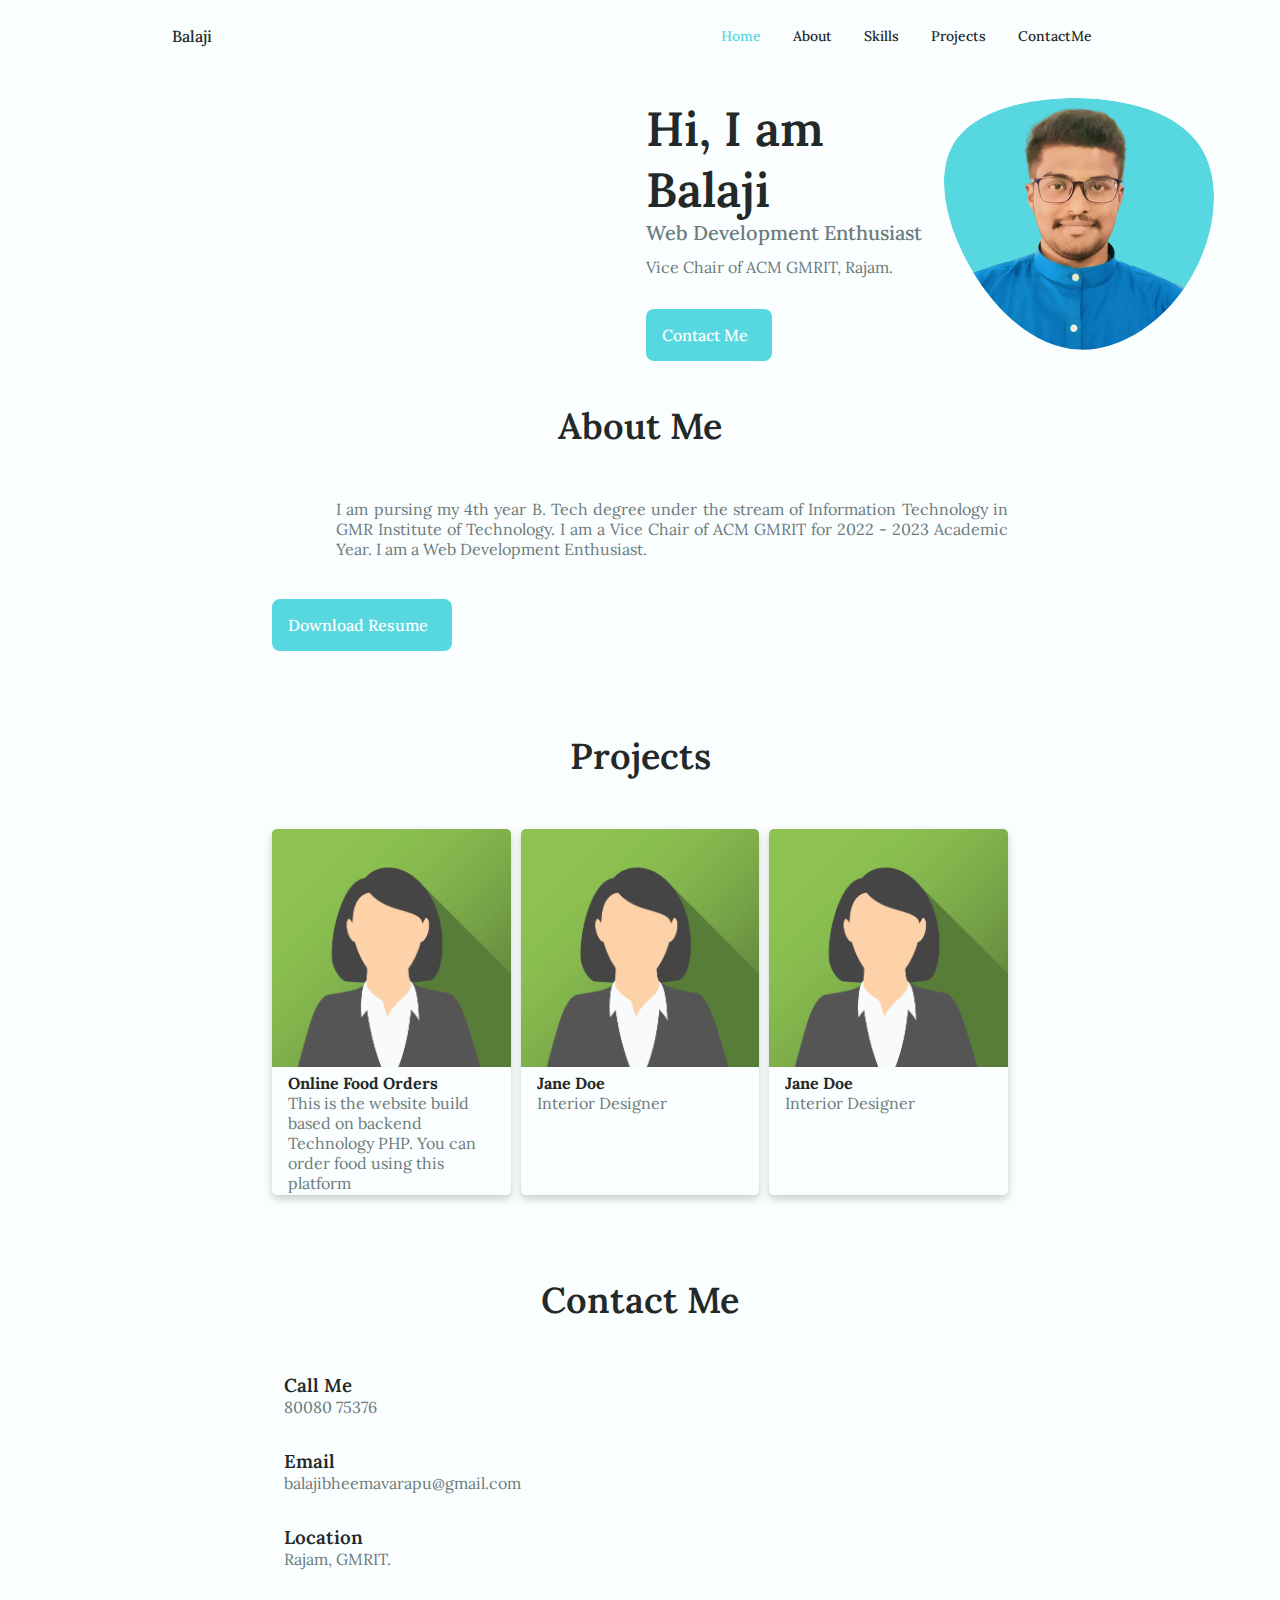
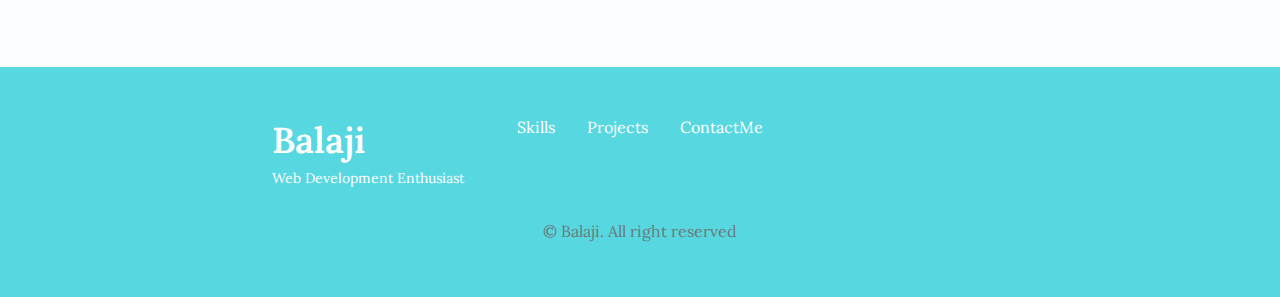
<file: index.html>
<!doctype html>
<html lang="en">
    <head>
        <!-- Required meta tags -->
        <meta charset="utf-8">
        <meta name="viewport" content="width=device-width, initial-scale=1">
        <link href="assets/img/icon.png" rel="icon">

        <!--Uni icons-->
        <link rel="stylesheet" href="https://unicons.iconscout.com/release/v4.0.0/css/line.css">
        <script src="https://unpkg.com/aos@2.3.1/dist/aos.js"></script>
        <!--fonts-->
      <!--Animation URL-->
        <link href="https://unpkg.com/aos@2.3.1/dist/aos.css" rel="stylesheet">
        <script src="https://unpkg.com/aos@2.3.1/dist/aos.js"></script>
        <script>
          AOS.init();
        </script>
      <!--CSS-->
        <linK href="assets/css/style.css" rel="stylesheet">

        
          <title>Balaji-Portfolio</title>
    </head>
    <body>
      <!--Header-->
      <header class="header" id="header">
        <nav class="nav container">
          <a href="#home" class="nav__logo">Balaji</a>

          <div class="nav__menu" id="nav-menu">
            <ul class="nav__list grid">
              <li class="nav_item">
                <a href="#home" class="nav__link active-link">
                  <i class="uil uil-estate nav__icon"></i>Home
                </a>
              </li>
              <li class="nav_item">
                <a href="#about" class="nav__link">
                  <i class="uil uil-user nav__icon"></i>About
                </a>
              </li>
              <li class="nav_item">
                <a href="#skills" class="nav__link">
                  <i class="uil uil-file-alt nav__icon"></i>Skills
                </a>
              </li>
              <li class="nav_item">
                <a href="#projects" class="nav__link">
                  <i class="uil uil-briefcase-alt nav__icon"></i>Projects
                </a>
              </li>
              <li class="nav__item">
                <a href="#contact" class="nav__link">
                  <i class="uil uil-message nav__icon"></i>ContactMe
                </a>
              </li>
            </ul>
            <i class="uil uil-times nav__close" id="nav-close"></i>
          </div>

          <div class="nav__btns">
            <div class="nav__toggles" id="nav-toggle">
              <i class="uil uil-apps"></i>
            </div>
          </div>

        </nav>
      </header>
  

      <main class="main">
        <!--HOME-->
        <section class="home section" id="home">
          <div class="home__container container">
            <div class="home__content grid">
              <div class="home__social">
                <a href="https://www.linkedin.com/in/b-balajis/" class="home__social-icon">
                  <i class="uil uil-linkedin-alt"></i>
                </a>

                <a href="mailto: balajibheemavarapu@gmail.com" class="home__social-icon">
                  <i class="uil uil-envelope-alt"></i>
                </a>
                
                <a href="https://github.com/b-balajis" class="home__social-icon">
                  <i class="uil uil-github-alt"></i>
                </a>
              </div>
              <div class="homepage">
                <div class="home__img">
                  <svg class="home__blob" viewBox="0 0 200 187" xmlns="http://www.w3.org/2000/svg" xmlns:xlink="http://www.w3.org/1999/xlink">
                    <mask id="mask0" mask-type="alpha">
                        <path d="M190.312 36.4879C206.582 62.1187 201.309 102.826 182.328 134.186C163.346 165.547 
                        130.807 187.559 100.226 186.353C69.6454 185.297 41.0228 161.023 21.7403 129.362C2.45775 
                        97.8511 -7.48481 59.1033 6.67581 34.5279C20.9871 10.1032 59.7028 -0.149132 97.9666 
                        0.00163737C136.23 0.303176 174.193 10.857 190.312 36.4879Z"/>
                    </mask>
                    <g mask="url(#mask0)">
                        <path d="M190.312 36.4879C206.582 62.1187 201.309 102.826 182.328 134.186C163.346 
                        165.547 130.807 187.559 100.226 186.353C69.6454 185.297 41.0228 161.023 21.7403 
                        129.362C2.45775 97.8511 -7.48481 59.1033 6.67581 34.5279C20.9871 10.1032 59.7028 
                        -0.149132 97.9666 0.00163737C136.23 0.303176 174.193 10.857 190.312 36.4879Z"/>
                        
                        <image class="home__blob-img" x='18'y='-5' href="assets/img/balajis.png"/>
                    </g>
                  </svg>
                </div>
                <div class="home__data">
                  <h1 class="home__title">Hi, I am Balaji</h1>
                  <h3 class="home__subtitle">Web Development Enthusiast</h3>
                  <p class="home__description">Vice Chair of ACM GMRIT, Rajam.</p>
                  <a href="#contact" class="button button--flex">
                    Contact Me<i class="uil uil-message button__icon"></i>
                  </a>
                </div>
              </div>
              
            </div>
            
        </section>

        <!--ABOUT-->
        <section class="about section" id="about">
          <h3 class="section__title">About Me</h3>
          <div class="about__container container">
            <div class="about__data">
              <p class="about__description">I am pursing my 4th year B. Tech degree under the stream of Information Technology in GMR Institute of Technology. I am a Vice Chair of ACM GMRIT for 2022 - 2023 Academic Year. I am a Web Development Enthusiast.</p>
              <div class="about__info">
                <div class="about__buttons">
                  <a download="" href="/assets/pdf/Balaji Bheemavarapu.pdf" class="button button--flex">
                    Download Resume<i class="uil uil-download-alt button__icon"></i>
                  </a>
                </div>
              </div>
            </div>
          </div>
        </section>
        <section class="about section" id="projects">
          <h3 class="section__title">Projects</h3>
          <div class="about__container container">
            <div class="about__data">
              <div class="about__info">
                <div class="card">
                  <img src="/assets/img/img_avatar2.png" alt="Avatar" style="width:100%">
                  <div class="container">
                    <h4><b>Online Food Orders</b></h4> 
                    <p>This is the website build based on backend Technology PHP. You can order food using this platform</p> 
                  </div>
                </div> &nbsp; &nbsp;
                <div class="card">
                  <img src="/assets/img/img_avatar2.png" alt="Avatar" style="width:100%">
                  <div class="container">
                    <h4><b>Jane Doe</b></h4> 
                    <p>Interior Designer</p> 
                  </div>
                </div> &nbsp; &nbsp;
                <div class="card">
                  <img src="/assets/img/img_avatar2.png" alt="Avatar" style="width:100%">
                  <div class="container">
                    <h4><b>Jane Doe</b></h4> 
                    <p>Interior Designer</p> 
                  </div>
                </div>
              </div>
            </div>
          </div>
        </section>
        <!--CONTACT ME-->
        <section class="contact section" id="contact">
          <h2 class="section__title">Contact Me</h2>
          <div class="contact__container container">
            <div>
              <div class="contact__information">
                <i class="uil uil-phone contact__icon"></i>

                <div>
                  <h3 class="contact__title">Call Me</h3>
                  <span class="contact__subtitle">80080 75376</span>
                </div>
              </div>

              <div class="contact__information">
                <i class="uil uil-envelope contact__icon"></i>

                <div>
                  <h3 class="contact__title">Email</h3>
                  <span class="contact__subtitle">balajibheemavarapu@gmail.com</span>
                </div>
              </div>

              <div class="contact__information">
                <i class="uil uil-map-marker contact__icon"></i>

                <div>
                  <h3 class="contact__title">Location</h3>
                  <span class="contact__subtitle">Rajam, GMRIT.</span>
                </div>
              </div>
            </div>
          </div>
        </section>
      </main>

      <!--FOOTER-->
      <footer class="footer">
        <div class="footer__bg">
          <div class="footer__container container grid">
            <div>
              <h1 class="footer__title">Balaji</h1>
              <span class="footer__subtitle">Web Development Enthusiast</span>
            </div>

            <ul class="footer__links">
              <li>
                <a href="#skills" class="footer__link">Skills</a>
              </li>
              <li>
                <a href="#projects" class="footer__link">Projects</a>
              </li>
              <li>
                <a href="#contact" class="footer__link">ContactMe</a>
              </li>
            </ul>

            <div class="footer__socials">
              <a href="https://www.facebook.com/BBalajis" class="footer__social">
                <i class="uil uil-facebook-f"></i>
              </a>
              <a href="https://www.instagram.com/balaji._.b/" class="footer__social">
                <i class="uil uil-instagram"></i>
              </a>
              <a href="https://twitter.com/b_balajis" class="footer__social">
                <i class="uil uil-twitter-alt"></i>
              </a>
            </div>
          </div>

          <p class="footer__copy">&#169; Balaji. All right reserved</p>
        </div>
      </footer>
      

      <script src=""></script>
      <script src="assets/js/main.js"></script>
    </body>
</html>
</file>
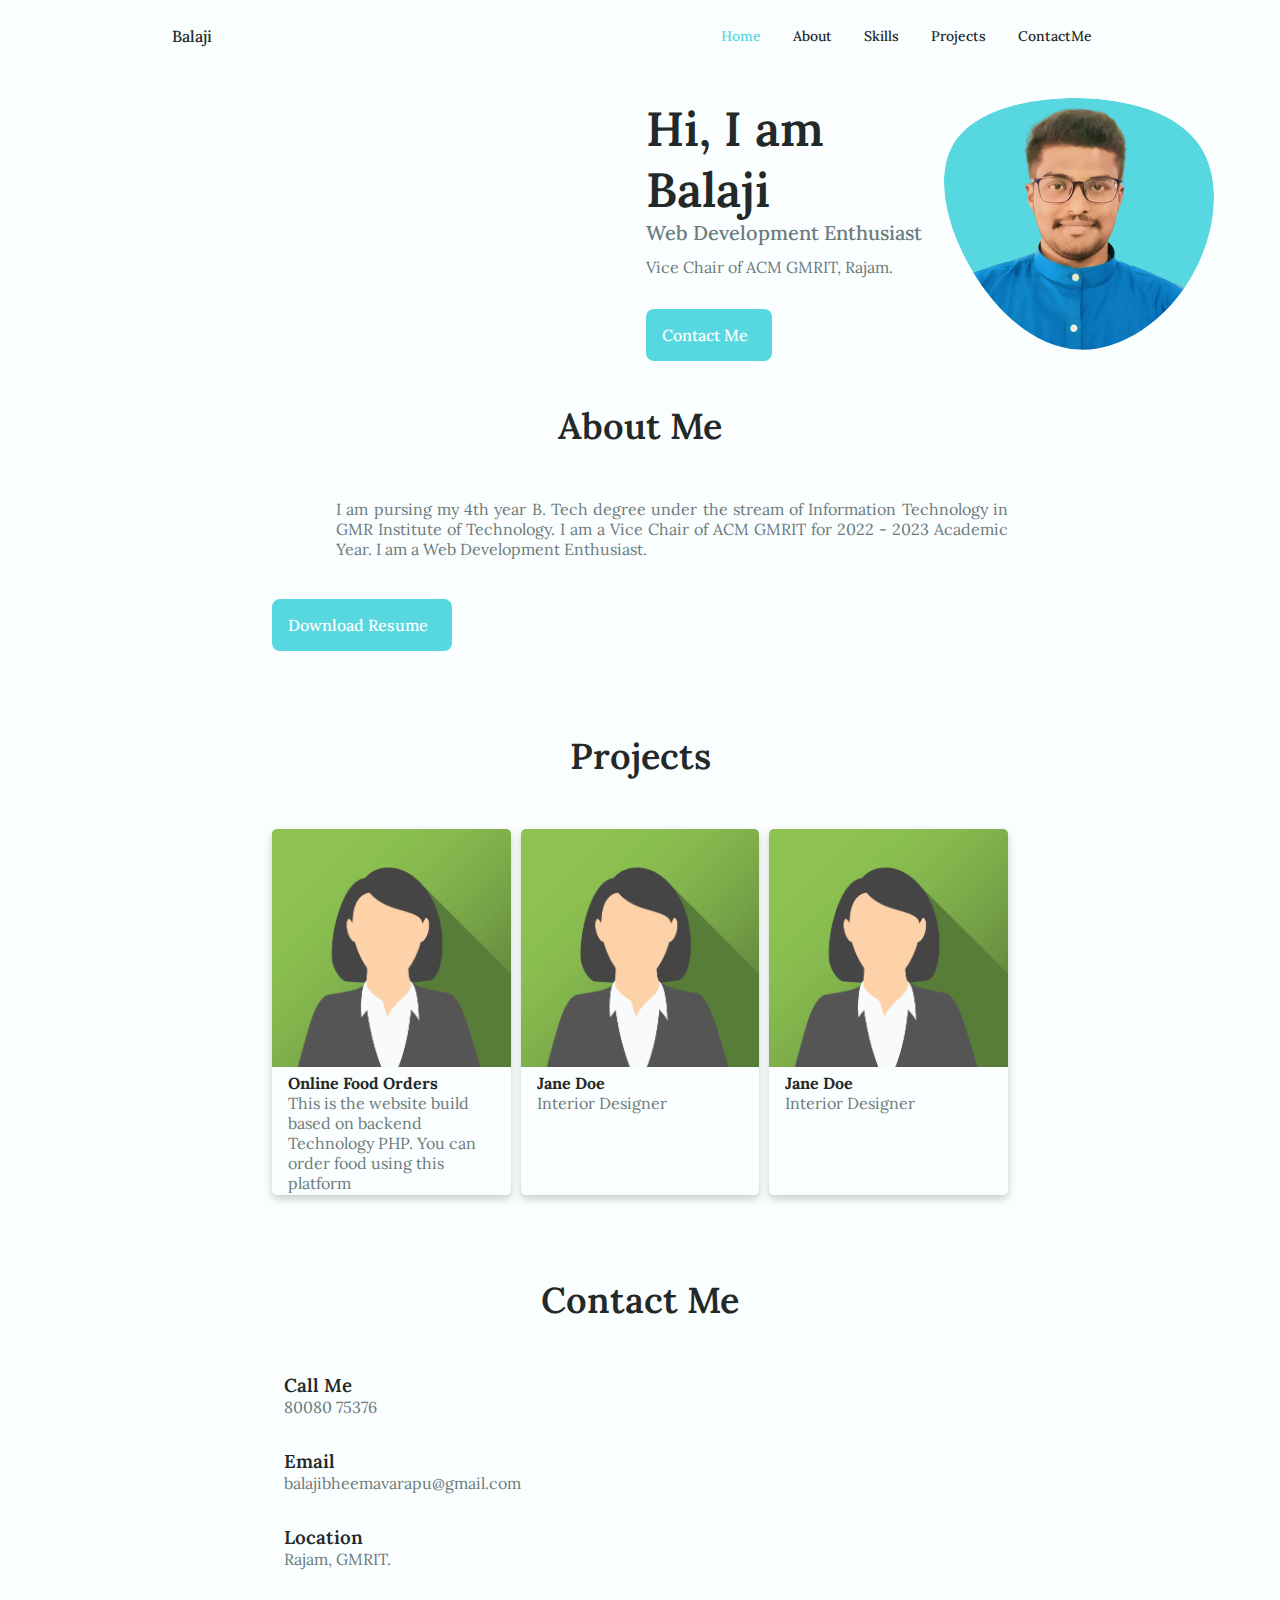
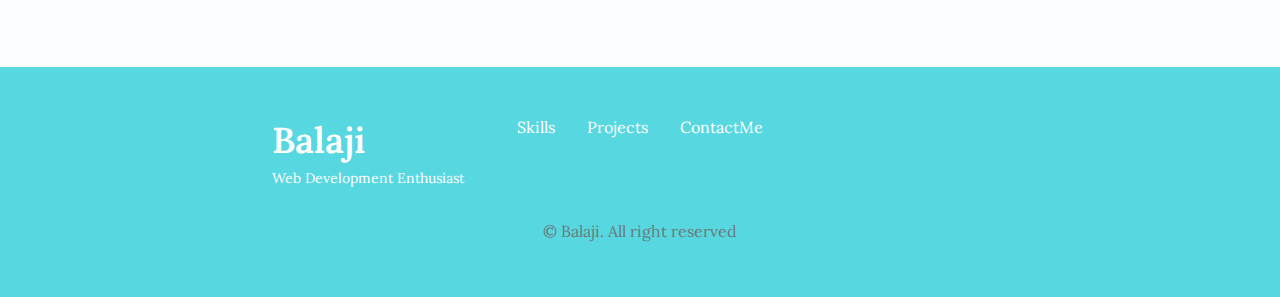
<file: public/index.html>
<!doctype html>
<html lang="en">
    <head>
        <!-- Required meta tags -->
        <meta charset="utf-8">
        <meta name="viewport" content="width=device-width, initial-scale=1">
        <link href="../assets/img/icon.png" rel="icon">

        <!--Uni icons-->
        <link rel="stylesheet" href="https://unicons.iconscout.com/release/v4.0.0/css/line.css">
        <script src="https://unpkg.com/aos@2.3.1/dist/aos.js"></script>
        <!--fonts-->
      <!--Animation URL-->
        <link href="https://unpkg.com/aos@2.3.1/dist/aos.css" rel="stylesheet">
        <script src="https://unpkg.com/aos@2.3.1/dist/aos.js"></script>
        <script>
          AOS.init();
        </script>
      <!--CSS-->
        <linK href="../assets/css/style.css" rel="stylesheet">

        
          <title>Balaji-Portfolio</title>
    </head>
    <body>
      <!--Header-->
      <header class="header" id="header">
        <nav class="nav container">
          <a href="#home" class="nav__logo">Balaji</a>

          <div class="nav__menu" id="nav-menu">
            <ul class="nav__list grid">
              <li class="nav_item">
                <a href="#home" class="nav__link active-link">
                  <i class="uil uil-estate nav__icon"></i>Home
                </a>
              </li>
              <li class="nav_item">
                <a href="#about" class="nav__link">
                  <i class="uil uil-user nav__icon"></i>About
                </a>
              </li>
              <li class="nav_item">
                <a href="#skills" class="nav__link">
                  <i class="uil uil-file-alt nav__icon"></i>Skills
                </a>
              </li>
              <li class="nav_item">
                <a href="#projects" class="nav__link">
                  <i class="uil uil-briefcase-alt nav__icon"></i>Projects
                </a>
              </li>
              <li class="nav__item">
                <a href="#contact" class="nav__link">
                  <i class="uil uil-message nav__icon"></i>ContactMe
                </a>
              </li>
            </ul>
            <i class="uil uil-times nav__close" id="nav-close"></i>
          </div>

          <div class="nav__btns">
            <div class="nav__toggles" id="nav-toggle">
              <i class="uil uil-apps"></i>
            </div>
          </div>

        </nav>
      </header>
  

      <main class="main">
        <!--HOME-->
        <section class="home section" id="home">
          <div class="home__container container">
            <div class="home__content grid">
              <div class="home__social">
                <a href="https://www.linkedin.com/in/b-balajis/" class="home__social-icon">
                  <i class="uil uil-linkedin-alt"></i>
                </a>

                <a href="mailto: balajibheemavarapu@gmail.com" class="home__social-icon">
                  <i class="uil uil-envelope-alt"></i>
                </a>
                
                <a href="https://github.com/b-balajis" class="home__social-icon">
                  <i class="uil uil-github-alt"></i>
                </a>
              </div>
              <div class="homepage">
                <div class="home__img">
                  <svg class="home__blob" viewBox="0 0 200 187" xmlns="http://www.w3.org/2000/svg" xmlns:xlink="http://www.w3.org/1999/xlink">
                    <mask id="mask0" mask-type="alpha">
                        <path d="M190.312 36.4879C206.582 62.1187 201.309 102.826 182.328 134.186C163.346 165.547 
                        130.807 187.559 100.226 186.353C69.6454 185.297 41.0228 161.023 21.7403 129.362C2.45775 
                        97.8511 -7.48481 59.1033 6.67581 34.5279C20.9871 10.1032 59.7028 -0.149132 97.9666 
                        0.00163737C136.23 0.303176 174.193 10.857 190.312 36.4879Z"/>
                    </mask>
                    <g mask="url(#mask0)">
                        <path d="M190.312 36.4879C206.582 62.1187 201.309 102.826 182.328 134.186C163.346 
                        165.547 130.807 187.559 100.226 186.353C69.6454 185.297 41.0228 161.023 21.7403 
                        129.362C2.45775 97.8511 -7.48481 59.1033 6.67581 34.5279C20.9871 10.1032 59.7028 
                        -0.149132 97.9666 0.00163737C136.23 0.303176 174.193 10.857 190.312 36.4879Z"/>
                        
                        <image class="home__blob-img" x='18'y='-5' href="../assets/img/balajis.png"/>
                    </g>
                  </svg>
                </div>
                <div class="home__data">
                  <h1 class="home__title">Hi, I am Balaji</h1>
                  <h3 class="home__subtitle">Web Development Enthusiast</h3>
                  <p class="home__description">Vice Chair of ACM GMRIT, Rajam.</p>
                  <a href="#contact" class="button button--flex">
                    Contact Me<i class="uil uil-message button__icon"></i>
                  </a>
                </div>
              </div>
              
            </div>
            
        </section>

        <!--ABOUT-->
        <section class="about section" id="about">
          <h3 class="section__title">About Me</h3>
          <div class="about__container container">
            <div class="about__data">
              <p class="about__description">I am pursing my 4th year B. Tech degree under the stream of Information Technology in GMR Institute of Technology. I am a Vice Chair of ACM GMRIT for 2022 - 2023 Academic Year. I am a Web Development Enthusiast.</p>
              <div class="about__info">
                <div class="about__buttons">
                  <a download="" href="../assets/pdf/Balaji Bheemavarapu.pdf" class="button button--flex">
                    Download Resume<i class="uil uil-download-alt button__icon"></i>
                  </a>
                </div>
              </div>
            </div>
          </div>
        </section>
        <section class="about section" id="projects">
          <h3 class="section__title">Projects</h3>
          <div class="about__container container">
            <div class="about__data">
              <div class="about__info">
                <div class="card">
                  <img src="../assets/img/img_avatar2.png" alt="Avatar" style="width:100%">
                  <div class="container">
                    <h4><b>Online Food Orders</b></h4> 
                    <p>This is the website build based on backend Technology PHP. You can order food using this platform</p> 
                  </div>
                </div> &nbsp; &nbsp;
                <div class="card">
                  <img src="../assets/img/img_avatar2.png" alt="Avatar" style="width:100%">
                  <div class="container">
                    <h4><b>Jane Doe</b></h4> 
                    <p>Interior Designer</p> 
                  </div>
                </div> &nbsp; &nbsp;
                <div class="card">
                  <img src="../assets/img/img_avatar2.png" alt="Avatar" style="width:100%">
                  <div class="container">
                    <h4><b>Jane Doe</b></h4> 
                    <p>Interior Designer</p> 
                  </div>
                </div>
              </div>
            </div>
          </div>
        </section>
        <!--CONTACT ME-->
        <section class="contact section" id="contact">
          <h2 class="section__title">Contact Me</h2>
          <div class="contact__container container">
            <div>
              <div class="contact__information">
                <i class="uil uil-phone contact__icon"></i>

                <div>
                  <h3 class="contact__title">Call Me</h3>
                  <span class="contact__subtitle">80080 75376</span>
                </div>
              </div>

              <div class="contact__information">
                <i class="uil uil-envelope contact__icon"></i>

                <div>
                  <h3 class="contact__title">Email</h3>
                  <span class="contact__subtitle">balajibheemavarapu@gmail.com</span>
                </div>
              </div>

              <div class="contact__information">
                <i class="uil uil-map-marker contact__icon"></i>

                <div>
                  <h3 class="contact__title">Location</h3>
                  <span class="contact__subtitle">Rajam, GMRIT.</span>
                </div>
              </div>
            </div>
          </div>
        </section>
      </main>

      <!--FOOTER-->
      <footer class="footer">
        <div class="footer__bg">
          <div class="footer__container container grid">
            <div>
              <h1 class="footer__title">Balaji</h1>
              <span class="footer__subtitle">Web Development Enthusiast</span>
            </div>

            <ul class="footer__links">
              <li>
                <a href="#skills" class="footer__link">Skills</a>
              </li>
              <li>
                <a href="#projects" class="footer__link">Projects</a>
              </li>
              <li>
                <a href="#contact" class="footer__link">ContactMe</a>
              </li>
            </ul>

            <div class="footer__socials">
              <a href="https://www.facebook.com/BBalajis" class="footer__social">
                <i class="uil uil-facebook-f"></i>
              </a>
              <a href="https://www.instagram.com/balaji._.b/" class="footer__social">
                <i class="uil uil-instagram"></i>
              </a>
              <a href="https://twitter.com/b_balajis" class="footer__social">
                <i class="uil uil-twitter-alt"></i>
              </a>
            </div>
          </div>

          <p class="footer__copy">&#169; Balaji. All right reserved</p>
        </div>
      </footer>
      

      <script src=""></script>
      <script src="../assets/"></script>
    </body>
</html>
</file>
<file: assets/css/style.css>
@import url('https://fonts.googleapis.com/css2?family=Lora:ital,wght@0,500;1,500&display=swap');
@import url('https://fonts.googleapis.com/css2?family=Lora:ital,wght@1,500&display=swap');
:root {
  --header-height: 3rem;

  /*Colors*/
  --hue-color: 184;

  /*HSL color mode */
  --first-color: hsl(var(--hue-color), 69%, 61%);
  --first-color-second:hsl(var(--hue-color), 69%, 61%);
  --first-color-alt:hsl(var(--hue-color), 57%, 53%);
  --first-color-lighter:hsl(var(--hue-color), 92%, 85%);
  --title-color:hsl(var(--hue-color), 8%, 15%);
  --text-color:hsl(var(--hue-color), 8%, 45%);
  --text-color-light:hsl(var(--hue-color), 8%, 65%);
  --input-color:hsl(var(--hue-color), 70%, 96%);
  --body-color:hsl(var(--hue-color), 60%, 99%);
  --container-color: #fff;
  --scroll-bar-color: hsl(var(--hue-color), 12%, 90%);
  --scroll-thumb-color: hsl(var(--hue-color), 12%, 80%);

  /* Font and Typography*/
  --body-font: 'Lora', serif;


  --big-font-size: 2rem;
  --h1-font-size: 1.5rem;
  --h2-font-size: 1.25rem;
  --h3-font-size:1.125rem;
  --normal-font-size: .938rem;
  --small-font-size: .813rem;
  --smaller-font-size: .75rem;

  --font-medium: 500;
  --font-semi-bold: 600;

  /* Margenets Bottom */
  --mb-0-25: .25rem;
  --mb-0-5: .5rem;
  --mb-0-75: .75rem;
  --mb-1: 1rem;
  --mb-1-5: 1.5rem;
  --mb-2: 2rem;
  --mb-2-5: 2.5rem;
  --mb-3: 3rem;

  /* z index */
  --z-tooltip: 10;
  --z-fixed: 100;
  --z-modal: 1000;
}
  /* Font Size for large devices */
  @media screen and (min-width: 968px) {
    :root{
      --big-font-size: 3rem;
      --h1-font-size:2.25rem;
      --h2-font-size: 1.5rem;
      --h3-font-size: 1.25rem;
      --normal-font-size: 1rem;
      --small-font-size: .875rem;
      --smaller-font-size: .813rem;
    }
  }

  *{
    box-sizing: border-box;
    padding: 0;
    margin: 0;
  }

  html{
    scroll-behavior: smooth;
  }

  body{
    margin: 0 0 var(--header-height) 0;
    font-family: var(--body-font);
    font-size: var(--normal-font-size);
    background-color: var(--body-color);
    color: var(--text-color);
  }

  h1,h2,h3,h4{
    color: var(--title-color);
    font-weight: var(--font-semi-bold);
  }

  ul{
    list-style: none;
  }

  a{
    text-decoration: none;
  }

  img{
    max-width: 100%;
    height: auto;
  }

  /* Reusable CSS classes */
  .section{
    padding: 2rem 0 4rem;
  }

  .section__title{
    font-size: var(--h1-font-size);
    margin-bottom: var(--mb-3);
  }

  .section__title,
  .section__subtitle{
    text-align: center;
  }

  /* Layout 8 */
  .container{
    max-width: 768px;
    margin-left: var(--mb-1-5);
    margin-right: var(--mb-1-5);
  }

  .grid{
    display: grid;
    gap: 1.5;
  }

  .header{
    width: 100%;
    position: fixed;
    bottom: 0;
    left: 0;
    z-index: var(--z-fixed);
    background-color: var(--body-color);
  }

  /* NAV */
  .nav{
    max-width: 968px;
    height: var(--header-height);
    display: flex;
    justify-content: space-between;
    align-items: center;
  }

  .nav__logo,
  .nav__toggle{
    color: var(--title-color);
    font-weight: var(--font-medium);
  }
  
  .nav__logo:hover{
    color: var(--first-color);
  }

  .nav__toggle{
    font-size: 1.1rem;
    cursor: pointer;
  }

  .nav__toggle:hover{
    color: var(--first-color);
  }

  @media screen and (max-width: 767px) {
    .nav__menu{
      position: fixed;
      bottom: -100%;
      left: 0;
      width: 100%;
      background-color: var(--body-color);
      padding: 2rem 1.5rem 4rem;
      box-shadow: 0 -1px 4px rgba(0,0,0, .15);
      border-radius: 1.5rem 1.5rem 0 0;
      transition: .3s;
    }
  }

  .nav__list{
    grid-template-columns: repeat(3, 1fr);
    gap: 2rem;
  }

  .nav__link{
    display: flex;
    flex-direction: column;
    align-items: center;
    font-size: var(--small-font-size);
    color: var(--title-color);
    font-weight: var(--font-medium);
  }

  .nav__link:hover{
    color: var(--first-color);
  }

  .nav__icon{
    font-size: 1.2rem;
  }

  .nav__close{
    position: absolute;
    right: 1.3rem;
    bottom: .5rem;
    font-size: 1.5rem;
    cursor: pointer;
    color: var(--first-color);
  }

  .nav__close:hover{
    color: var(--first-color-alt);
  }

/* show menu */
.show-menu{
  bottom: 0;
}

/* Active Link */
.active-link{
  color: var(--first-color);
}

/*Change background header */
.scroll-header{
  box-shadow: 0 -1px 4px rgba(0,0,0, .15);
}

/* home */
.home__container{
  gap: 1rem;
}

.home__content{
  grid-template-columns: .5fr 3fr;
  padding-top: 3.5rem;
  align-items: center;
}

.home__social{
  display: grid;
  grid-template-columns: max-content;
  row-gap: 1rem;
}

.home__social-icon{
  font-size: 1.25rem;
  color: var(--first-color);
}

.home__social-icon:hover{
  color: var(--first-color-alt);
}

.home__blob{
  width: 200px;
  fill: var(--first-color);
  float: right;
}

.home__blob-img{
  width: 170px;
  float: right;
}

.home__data{
  grid-column: 1/3;
}

.home__title{
  font-size: var(--big-font-size);
}

.home__subtitle{
  font-size: var(--h3-font-size);
  color: var(--text-color);
  font-weight: var(--font-medium);
  margin-bottom: var(--mb-0-75);
}

.home__description{
  margin-bottom: var(--mb-2);
}

.home__scroll{
  display: none
}

.home__scroll-button{
  color: var(--first-color);
  transition: .3s;
}

.home__scroll-button:hover{
  transform: translateY(0.25rem);
}

.home__scroll-mouse{
  font-size: 2rem;
}

.home__scroll-name{
  font-size: var(--small-font-size);
  color: var(--title-color);
  font-weight: var(--font-medium);
  margin-right: var(--mb-0-25);
}

.home__Scroll-arrow{
  font-size: 1.25rem;
}

/*Buttons*/
.button{
  display: inline-block;
  background-color: var(--first-color);
  color: #fff;
  padding: 1rem;
  border-radius: .5rem;
  font-weight: var(--font-medium);
}

.button:hover{
  background-color: var(--first-color-alt);
}

.button__icon{
  font-size: 1.25rem;
  margin-left: var(--mb-0-5);
  transition: .3s;
}

.button--flex{
  display: inline-flex;
  align-items: center;
}

.about__img{
  width: 200px;
  border-radius: .5rem;
  justify-self: center;
  align-self: center;
}

.about__description{
  text-align: center;
  margin-bottom: var(--mb-2-5);
}

.about__info{
  display: flex;
  justify-content: space-evenly;
  margin-bottom: var(--mb-2-5);
}

.about__info-title{
  font-size: var(--h2-font-size);
  font-weight: var(--font-semi-bold);
  color: var(--title-color);
}

.about__info-name{
  font-size: var(--smaller-font-size);
}

.about__info-title,
.about__info-name{
  display: block;
  text-align: center;
}

.about__buttons{
  display: flex;
  justify-content: center;
}

.contact__container{
  row-gap: 3rem;
}

.contact__information{
  display: flex;
  margin-bottom: var(--mb-2);
}

.contact__icon{
  font-size: 2rem;
  color: var(--first-color);
  margin-right: var(--mb-0-75);
}

.conatact__title{
  font-size: var(--h3-font-size);
  font-weight: var(--font-medium);
}

.conatact__subtitle{
  font-size: var(--small-font-size);
  color: var(--text-color-light);
}

/*FOOTER*/
.footer{
  padding-top: 2rem;
}

.footer__container{
  row-gap: 3.5rem;
}

.footer__bg{
  background-color: var(--first-color-second);
  padding: 2rem 0 3rem;
}

.footer__title{
  font-size: var(--h1-font-size);
  margin-bottom: var(--mb-0-25);
}

.footer__subtitle{
  font-size: var(--small-font-size);
}

.footer__links{
  display: flex;
  flex-direction: column;
  row-gap: 1.5rem;
}

.footer__link:hover{
  color: var(--first-color-lighter);
}

.footer__social{
  font-size: 1.25rem;
  margin-right: var(--mb-1-5);
}

.footer__social:hover{
  color: var(--first-color-lighter);
}

.footer_copy{
  font-size: var(--small-font-size);
  text-align: center;
  color: var(--text-color-light);
  margin-top: var(--mb-3);
}

.footer__title,
.footer__subtitle,
.footer__link,
.footer__social{
  color: #fff;
}

/* SCROLL UP */
.scrollup{
  position: fixed;
  right: 1rem;
  bottom: -20%;
  background-color: var(--first-color);
  opacity: .8;
  padding: 0 .3rem;
  border-radius: .4rem;
  z-index: var(--z-tooltip);
  transition: .4s;
}

.scrollup:hover{
  background-color: var(--first-color-alt);
}

.scrollup__icon{
  font-size: 1.5rem;
  color: #fff;
}

.show-scroll{
  bottom: 5rem;
}

/* SCROLL BAR */
::-webkit-scrollbar{
  width: .60rem;
  background-color: var(--scroll-bar-color);
  border-radius: .5rem;
}

::-webkit-scrollbar-thumb{
  background-color: var(--scroll-thumb-color);
  border-radius: .5rem;
}

::-webkit-scrollbar-thumb:hover{
  background-color: var(--text-color-light);
}

/* MEDIA QUERIES */
/* For small devies */
@media screen and (max-width: 350px) {
  .container{
    margin-left: var(--mb-1);
    margin-right: var(--mb-1);
  }

  .nav__menu{
    padding: 2rem .25rem 4rem;
  }
  .nav__list{
    column-gap: 0;
  }

  .home__content{
    grid-template-columns: .25fr 3fr;
  }
  .home__blob{
    width: 1080px;
  }

  .skills__title{
    font-size: var(--normal-font-size);
  }
  .card {
    box-shadow: 0 4px 8px 0 rgba(0,0,0,0.2);
    transition: 0.3s;
    width: 40%;
    border-radius: 5px;
  }
  
  .card:hover {
    box-shadow: 0 8px 16px 0 rgba(0,0,0,0.2);
  }
  
  img {
    border-radius: 5px 5px 0 0;
  }
  
  .container {
    padding: 2px 16px;
  }
  
}

/* For medium devies */
 @media screen and (min-width: 568px){
   .home__content{
     grid-template-columns: max-content 1fr 1fr;
   }
   .home__data{
     order: 1;
     justify-self: center;
     margin-left: 7vw;
   }
   .home__img{
     order: 1;
     justify-self: center;
     margin-left: 50vw;
   }

   .about__container,
   .skills__container,
   .contact__container,
   .footer__container{
     grid-template-columns: repeat(2, 1fr);
   } 
 }

 @media screen and (min-width: 768px) {
   .container{
     margin-left: auto;
     margin-right: auto;
     width: 100%;
   }

   body{
     margin: 0;
   }

   .section{
     padding: .5rem 0 2rem;
   }
   
   .header{
     top: 0;
     bottom: initial;
   }

   .header,
   .main,
   .footer__container{
     padding: 0 1rem;
   }

   .nav{
     height: calc(var(--header-height) + 1.5rem);
     column-gap: 1rem;
   }
   .nav__icon,
   .nav__close,
   .nav__toggle{
     display: none;
   }
   .nav__list{
     display: flex;
     column-gap: 2rem;
   }
   .nav__menu{
     margin-left: auto;
   }
   .home__container{
     row-gap: 5rem;
     display: flex;
   }
   .home__content{
     padding-top: 5.5rem;
     column-gap: 2rem;
   }
   .home__data{
     margin-inline-start: vw;
   }
   .home__blob{
     width: 270px;
   }
   .home__scroll{
     display: block;
   }
   .home__scroll-button{
     margin-left: 3rem;
   }
   .skills__titles{
     padding: 7px;
   }

   .about__container{
     column-gap: 5rem;
   }
   .about__description{
     text-align: initial;
     margin-left: 5vw;
     text-align: justify;
   }
   .about__info{
     justify-content: space-between;
   }
   .about__buttons{
     justify-content: initial;
   }

   .footer__container{
     grid-template-columns: repeat(3, 1fr);
   }
   .footer__bg{
     padding: 3rem 0 3.5rem;
   }
   .footer__links{
     flex-direction: row;
     column-gap: 2rem;
   }
   .footer__socials{
     justify-self: flex-end;
   }
   .footer__copy{
      margin-top: 2rem;
      text-align: center;
   }
   .card {
    box-shadow: 0 4px 8px 0 rgba(0,0,0,0.2);
    transition: 0.3s;
    width: 40%;
    border-radius: 5px;
  }
  
  .card:hover {
    box-shadow: 0 8px 16px 0 rgba(0,0,0,0.2);
  }
  
  img {
    border-radius: 5px 5px 0 0;
  }
  
  .container {
    padding: 2px 16px;
  }  
  }

/* For Large devies */
@media screen and(min-width: 1024px){
  .header,
  .main,
  .footer__container{
    padding: 0;
  }

  .home__blob{
    width: 320px;
  }
  .home__social{
    transform: translateX(-6rem);
  }
  .card {
    box-shadow: 0 4px 8px 0 rgba(0,0,0,0.2);
    transition: 0.3s;
    width: 40%;
    border-radius: 5px;
  }
  
  .card:hover {
    box-shadow: 0 8px 16px 0 rgba(0,0,0,0.2);
  }
  
  img {
    border-radius: 5px 5px 0 0;
  }
  
  .container {
    padding: 2px 16px;
  }
  
  
}

.item{
  color: black;
}
</file>
